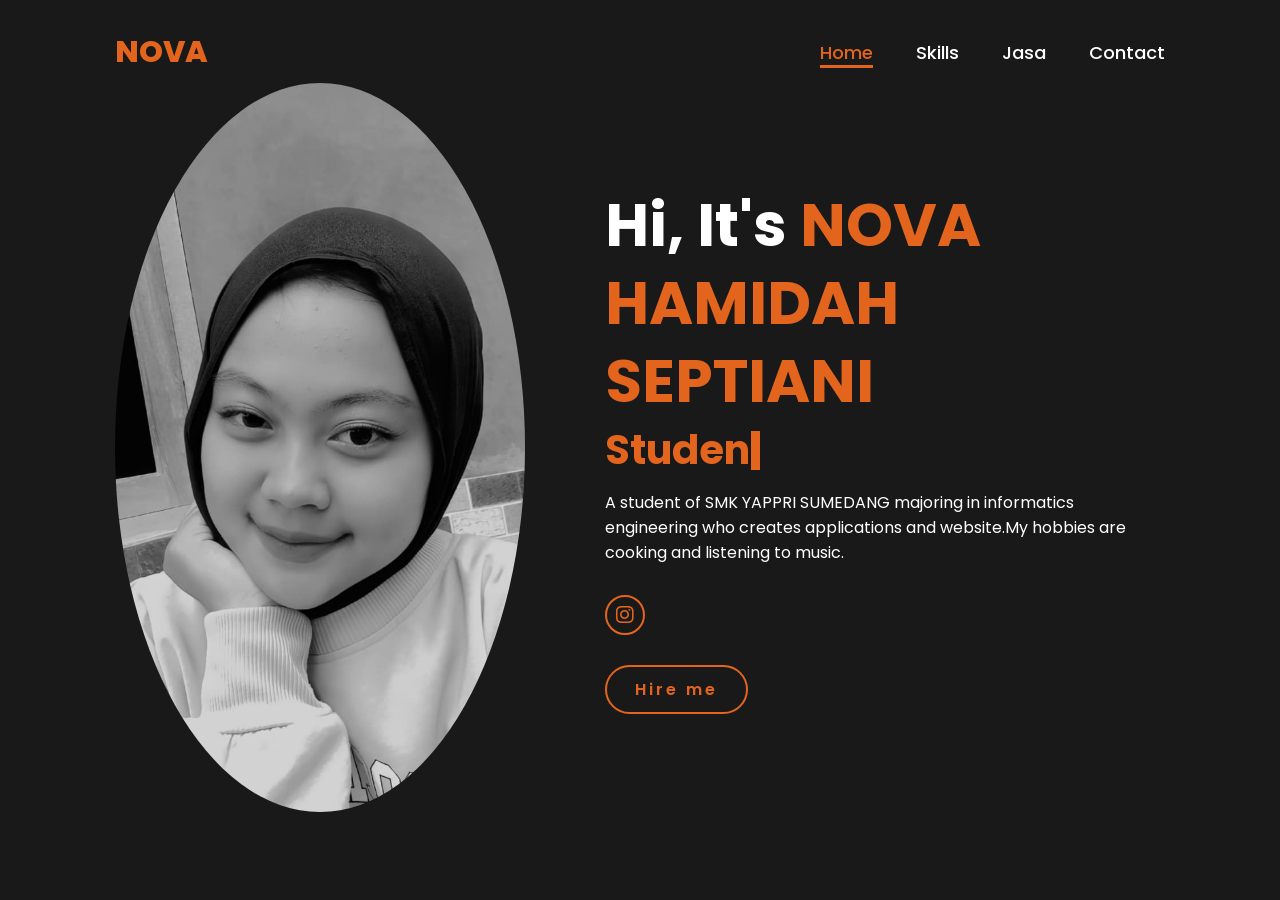
<file: index.html>
<!DOCTYPE html>
<html lang="en">
  <head>
    <meta charset="UTF-8" />
    <meta name="viewport" content="width=device-width, initial-scale=1.0" />
    <link
      rel="stylesheet"
      href="https://cdnjs.cloudflare.com/ajax/libs/font-awesome/6.5.2/css/all.min.css"
    />
    <link rel="stylesheet" href="css/style.css" />
    <title>Portfolio NOVA</title>
  </head>
  <body>
    <header>
      <a href="#" class="logo">NOVA</a>
      <nav>
        <a href="index.html" class="active">Home</a>
        <a href="skills.html">Skills</a>
        <a href="jasa.html">Jasa</a>
        <a href="contact.html">Contact</a>
      </nav>
    </header>
    <section class="home">
      <div class="home-img">
        <img
          src="nova.jpeg"
          alt="Profile Picture"
          />
        
      </div>
      <div class="home-content">
        <h1>Hi, It's <span>NOVA HAMIDAH SEPTIANI</span></h1>
        <h3 class="typing-text"><span></span><span class="cursor">|</span></h3>
        <p>
          A student of SMK YAPPRI SUMEDANG majoring in informatics engineering who creates applications and website.My hobbies are cooking and listening to music.
        </p>
        <div class="social-icons">
          <a href="https://www.instagram.com/@nova7_36"><i class="fa-brands fa-instagram"></i></a>
        </div>
        <a href="#" class="btn">Hire me</a>
      </div>
    </section>

    <script>
      // Typing effect for typing-text
      const typingText = document.querySelector(".typing-text span");
      const cursor = document.querySelector(".cursor");
      const words = ["Student"];
      let wordIndex = 0;
      let charIndex = 0;
      let isDeleting = false;

      function typeEffect() {
        const currentWord = words[wordIndex];
        const displayedText = isDeleting
          ? currentWord.substring(0, charIndex--)
          : currentWord.substring(0, charIndex++);

        typingText.textContent = displayedText;
        cursor.style.left = `${typingText.offsetWidth}px`; // Update cursor position

        if (!isDeleting && charIndex === currentWord.length) {
          isDeleting = true;
          setTimeout(typeEffect, 2000); // Pause before deleting
        } else if (isDeleting && charIndex === 0) {
          isDeleting = false;
          wordIndex = (wordIndex + 1) % words.length;
          setTimeout(typeEffect, 500); // Pause before typing next word
        } else {
          setTimeout(typeEffect, isDeleting ? 100 : 200);
        }
      }

      document.addEventListener("DOMContentLoaded", typeEffect);
    </script>
  </body>
</html>
</file>
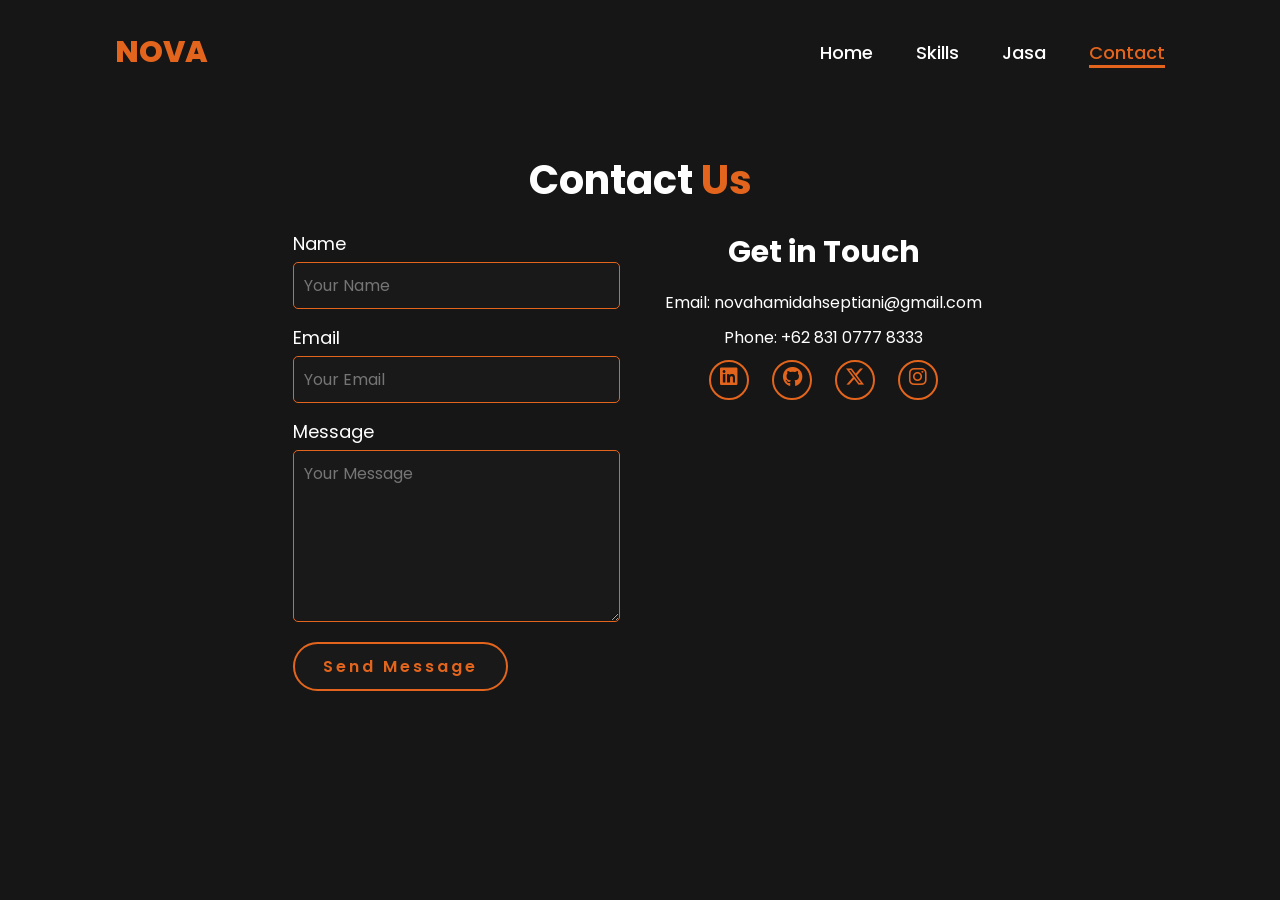
<file: contact.html>
<!DOCTYPE html>
<html lang="en">
  <head>
    <meta charset="UTF-8" />
    <meta name="viewport" content="width=device-width, initial-scale=1.0" />
    <link
      rel="stylesheet"
      href="https://cdnjs.cloudflare.com/ajax/libs/font-awesome/6.5.2/css/all.min.css"
    />
    <link rel="stylesheet" href="css/style.css" />
    <title>Contact</title>
  </head>
  <body>
    <header>
      <a href="#" class="logo">NOVA</a>
      <nav>
        <a href="index.html">Home</a>
         <a href="skills.html">Skills</a>
           <a href="jasa.html">Jasa</a>
        <a href="#contact" class="active">Contact</a>
      </nav>
    </header>

    <section id="contact" class="contact">
      <h2
        style="
          text-align: center;
          font-size: 4rem;
          margin-bottom: 2rem;
          margin-top: 10rem;
        "
      >
        Contact <span>Us</span>
      </h2>
      <div class="contact-container">
        <form action="#" class="contact-form">
          <div class="form-group">
            <label for="name">Name</label>
            <input
              type="text"
              id="name"
              name="name"
              placeholder="Your Name"
              required
            />
          </div>
          <div class="form-group">
            <label for="email">Email</label>
            <input
              type="email"
              id="email"
              name="email"
              placeholder="Your Email"
              required
            />
          </div>
          <div class="form-group">
            <label for="message">Message</label>
            <textarea
              id="message"
              name="message"
              rows="6"
              placeholder="Your Message"
              required
            ></textarea>
          </div>
          <button type="submit" class="btn">Send Message</button>
        </form>

        <div class="contact-info">
          <h3>Get in Touch</h3>
          <p>
            Email:
            <a href="mailto:example@example.com" class="highlight-email"
              >novahamidahseptiani@gmail.com</a
            >
          </p>
          <p>Phone: +62 831 0777 8333</p>
          <div class="social-icons">
            <a href="#"><i class="fa-brands fa-linkedin"></i></a>
            <a href="#"><i class="fa-brands fa-github"></i></a>
            <a href="#"><i class="fa-brands fa-x-twitter"></i></a>
            <a href="#"><i class="fa-brands fa-instagram"></i></a>
          </div>
        </div>
      </div>
    </section>

    <style>
      .contact {
        background-color: #161616;
        color: white;
        padding: 5rem 9%;
        display: flex;
        flex-direction: column;
        align-items: center;
      }

      .contact-container {
        display: flex;
        gap: 4rem;
        justify-content: center;
        flex-wrap: wrap;
        max-width: 1200px;
      }

      .contact-form {
        flex: 1;
        max-width: 500px;
      }

      .form-group {
        margin-bottom: 1.5rem;
      }

      .form-group label {
        display: block;
        font-size: 1.8rem;
        margin-bottom: 0.5rem;
      }

      .form-group input,
      .form-group textarea {
        width: 100%;
        padding: 1rem;
        font-size: 1.6rem;
        color: white;
        background-color: #191919;
        border: 1px solid #e3651d;
        border-radius: 0.5rem;
      }

      .form-group input:focus,
      .form-group textarea:focus {
        border-color: #e3651d;
        box-shadow: 0 0 10px #e3651d;
      }

      .contact-info {
        flex: 1;
        max-width: 400px;
        text-align: center;
      }

      .contact-info h3 {
        font-size: 3rem;
        margin-bottom: 1.5rem;
      }

      .contact-info p {
        font-size: 1.6rem;
        margin-bottom: 1rem;
      }

      .contact-info a.highlight-email {
        color: white;
        transition: color 0.3s ease;
      }

      .contact-info a.highlight-email:hover {
        color: #ff7700;
      }

      .social-icons a {
        display: inline-block;
        margin: 0 1rem;
      }

      header {
        margin-bottom: 5rem;
      }
    </style>
  </body>
</html>
</file>
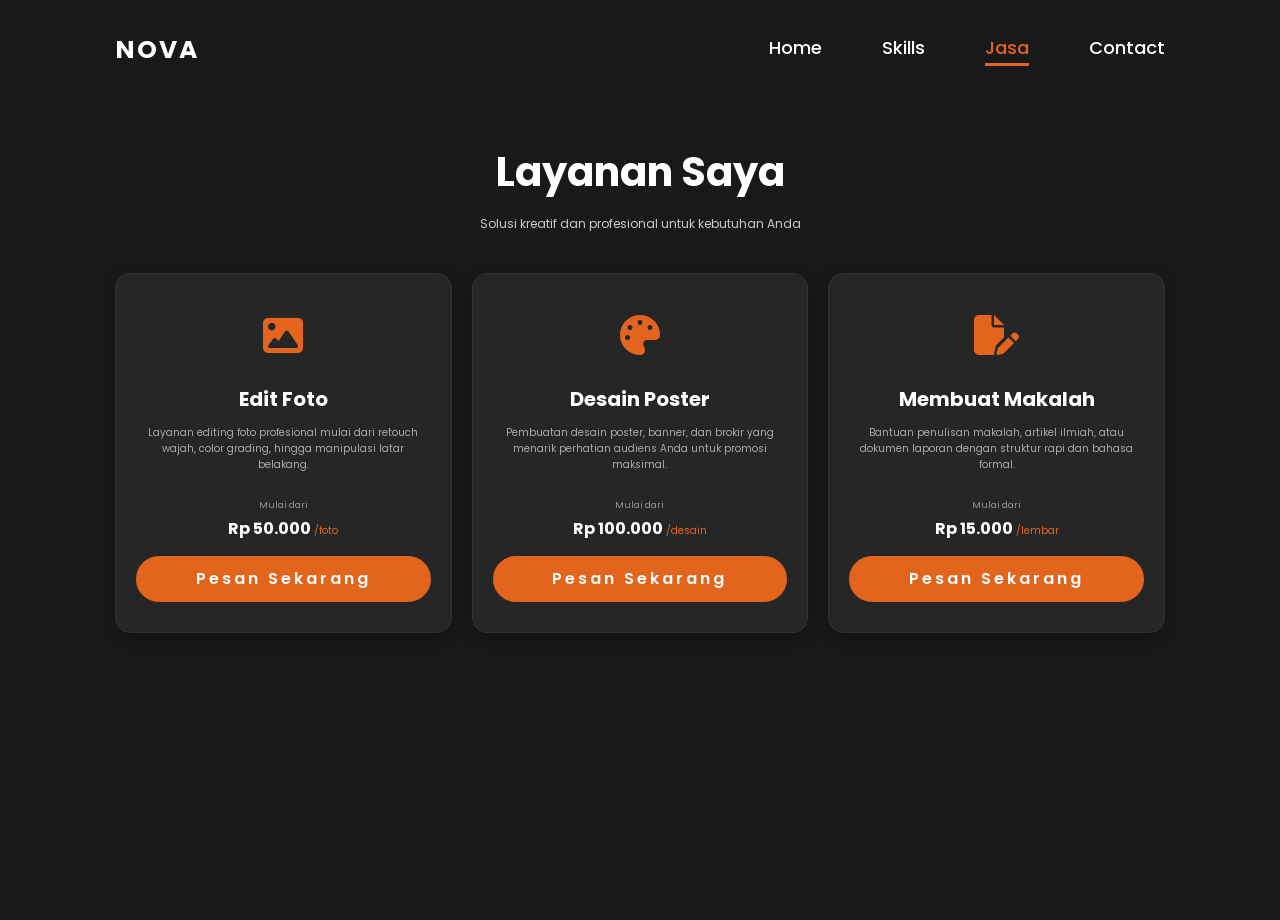
<file: jasa.html>
<!DOCTYPE html>
<html lang="en">
  <head>
    <meta charset="UTF-8" />
    <meta name="viewport" content="width=device-width, initial-scale=1.0" />
    <link
      rel="stylesheet"
      href="https://cdnjs.cloudflare.com/ajax/libs/font-awesome/6.5.2/css/all.min.css"
    />
    <link href="https://fonts.googleapis.com/css2?family=Poppins:wght@300;400;600;700&display=swap" rel="stylesheet">
    <link rel="stylesheet" href="css/style.css" />
    <title>Jasa - NOVA</title>
  </head>
  <body>
    <header>
      <a href="#" class="logo">NOVA</a>
      <div class="menu-toggle" id="mobile-menu">
        <i class="fa fa-bars"></i>
      </div>
      <nav>
        <a href="index.html">Home</a>
        <a href="skills.html">Skills</a>
        <!-- Active class pindah ke Jasa -->
        <a href="jasa.html" class="active">Jasa</a>
        <a href="contact.html">Contact</a>
      </nav>
    </header>

    <section class="services">
      <h1>Layanan Saya</h1>
      <p class="subtitle">Solusi kreatif dan profesional untuk kebutuhan Anda</p>
      
      <div class="services-container">
        <!-- Kartu Jasa 1 -->
        <div class="service-card">
          <div class="icon">
            <i class="fa-solid fa-image"></i>
          </div>
          <h2>Edit Foto</h2>
          <p>
            Layanan editing foto profesional mulai dari retouch wajah, color grading, hingga manipulasi latar belakang.
          </p>
          <!-- Harga -->
          <div class="price">
            <small>Mulai dari</small> Rp 50.000 <span>/foto</span>
          </div>
          <a href="https://wa.me/62083107778333" class="btn">Pesan Sekarang</a>
        </div>

        <!-- Kartu Jasa 2 -->
        <div class="service-card">
          <div class="icon">
            <i class="fa-solid fa-palette"></i>
          </div>
          <h2>Desain Poster</h2>
          <p>
            Pembuatan desain poster, banner, dan brokir yang menarik perhatian audiens Anda untuk promosi maksimal.
          </p>
          <!-- Harga -->
          <div class="price">
            <small>Mulai dari</small> Rp 100.000 <span>/desain</span>
          </div>
          <a href="https://wa.me/62083107778333" class="btn">Pesan Sekarang</a>
        </div>

        <!-- Kartu Jasa 3 -->
        <div class="service-card">
          <div class="icon">
            <i class="fa-solid fa-file-pen"></i>
          </div>
          <h2>Membuat Makalah</h2>
          <p>
            Bantuan penulisan makalah, artikel ilmiah, atau dokumen laporan dengan struktur rapi dan bahasa formal.
          </p>
          <!-- Harga -->
          <div class="price">
            <small>Mulai dari</small> Rp 15.000 <span>/lembar</span>
          </div>
          <a href="https://wa.me/62083107778333" class="btn">Pesan Sekarang</a>
        </div>
      </div>
    </section>

    <style>
      /* Reset & Base Styles */
      body {
        background-color: #191919;
        color: white;
        font-family: "Poppins", sans-serif;
        margin: 0;
        padding: 0;
        line-height: 1.6;
      }

      /* Header & Navigation */
      header {
        padding: 1rem 9%;
        display: flex;
        justify-content: space-between;
        align-items: center;
        position: relative;
        background-color: #191919;
        z-index: 1000;
      }

      .logo {
        font-size: 2.5rem;
        font-weight: 700;
        color: white;
        text-decoration: none;
        letter-spacing: 2px;
      }

      .menu-toggle {
        display: none;
        font-size: 2rem;
        color: white;
        cursor: pointer;
      }

      nav {
        display: flex;
        gap: 2rem;
      }

      nav a {
        color: white;
        margin-left: 4rem;
        font-size: 1.8rem;
        text-decoration: none;
        border-bottom: 3px solid transparent;
        transition: 0.3s ease;
      }

      nav a:hover {
        color: #e3651d;
      }

      nav a.active {
        color: #e3651d;
        border-bottom: 3px solid #e3651d;
      }

      /* Services Section */
      .services {
        padding: 6rem 9% 5rem;
        text-align: center;
        min-height: 80vh;
      }

      .services h1 {
        font-size: 4rem;
        margin-bottom: 1rem;
        color: white;
      }

      .subtitle {
        font-size: 1.2rem;
        color: #ccc;
        margin-bottom: 4rem;
      }

      /* Grid Layout */
      .services-container {
        display: grid;
        grid-template-columns: repeat(auto-fit, minmax(300px, 1fr));
        gap: 2rem;
        justify-items: center;
      }

      /* Service Card Styling */
      .service-card {
        background-color: #262626;
        padding: 3rem 2rem;
        border-radius: 15px;
        width: 100%;
        max-width: 350px;
        text-align: center;
        transition: 0.3s ease;
        border: 1px solid #333;
        box-shadow: 0 5px 15px rgba(0,0,0,0.3);
        display: flex;
        flex-direction: column;
        align-items: center;
      }

      .service-card:hover {
        transform: translateY(-10px);
        border-color: #e3651d;
        box-shadow: 0 10px 25px rgba(227, 101, 29, 0.2);
      }

      .service-card .icon {
        font-size: 4rem;
        color: #e3651d;
        margin-bottom: 1.5rem;
      }

      .service-card h2 {
        font-size: 2rem;
        margin-bottom: 1rem;
        color: white;
      }

      .service-card p {
        color: #aaa;
        font-size: 1rem;
        margin-bottom: 1rem;
        flex-grow: 1; /* Pushes price and button to the bottom */
      }

      /* --- STYLE BARU UNTUK HARGA --- */
      .price {
        margin: 1.5rem 0;
        font-size: 1.6rem;
        font-weight: 700;
        color: #fff;
      }

      .price small {
        display: block;
        font-size: 0.9rem;
        color: #999;
        font-weight: 400;
        margin-bottom: 0.3rem;
      }

      .price span {
        font-size: 1rem;
        color: #e3651d;
        font-weight: 400;
      }
      /* ------------------------------- */

      /* Button Styling */
      .btn {
        display: inline-block;
        padding: 0.8rem 2rem;
        background-color: #e3651d;
        color: white;
        text-decoration: none;
        border-radius: 50px;
        font-weight: 600;
        transition: 0.3s ease;
        width: 100%; /* Tombol full width di dalam kartu */
      }

      .btn:hover {
        background-color: #c25312;
        transform: scale(1.02);
      }

      /* Mobile Responsive */
      @media (max-width: 768px) {
        .menu-toggle {
          display: block;
        }

        nav {
          display: none;
          flex-direction: column;
          position: absolute;
          top: 100%;
          left: 0;
          width: 100%;
          background-color: #262626;
          padding: 1rem 0;
          z-index: 999;
          box-shadow: 0 5px 10px rgba(0,0,0,0.5);
        }

        nav.active {
          display: flex;
        }

        nav a {
          margin: 1rem 0;
          font-size: 1.6rem;
          text-align: center;
          margin-left: 0;
        }

        .services {
          padding: 5rem 5% 3rem;
        }

        .services h1 {
          font-size: 3rem;
        }
      }

      @media (max-width: 600px) {
        .logo {
          font-size: 2rem;
        }
        
        .services-container {
          grid-template-columns: 1fr;
        }
      }
    </style>

    <script>
      const mobileMenu = document.getElementById("mobile-menu");
      const nav = document.querySelector("nav");

      mobileMenu.addEventListener("click", () => {
        nav.classList.toggle("active");
      });
    </script>
  </body>
</html>
</file>
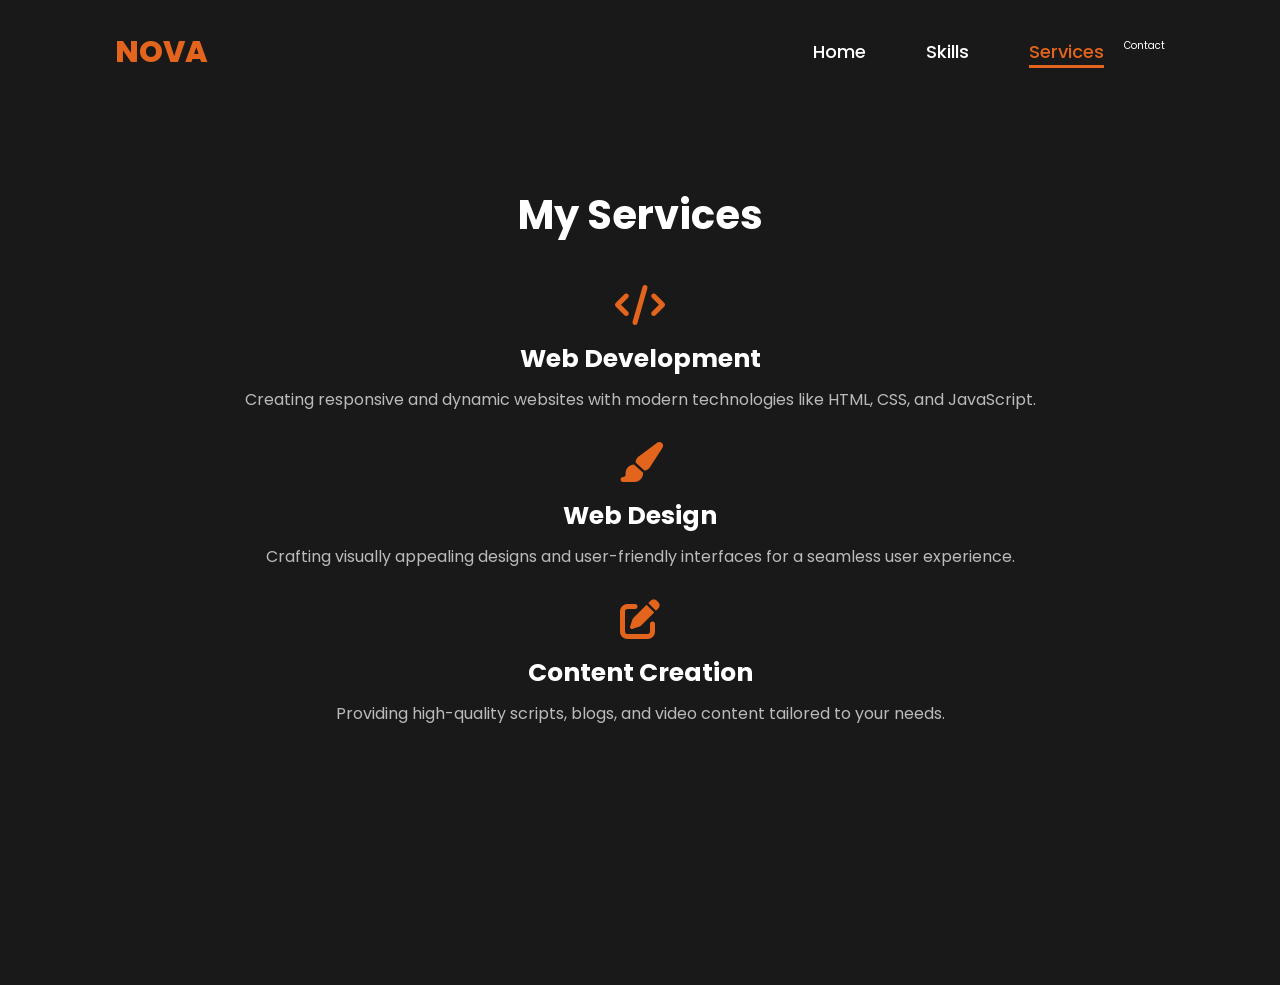
<file: services.html>
<!DOCTYPE html>
<html lang="en">
  <head>
    <meta charset="UTF-8" />
    <meta name="viewport" content="width=device-width, initial-scale=1.0" />
    <link
      rel="stylesheet"
      href="https://cdnjs.cloudflare.com/ajax/libs/font-awesome/6.5.2/css/all.min.css"
    />
    <link rel="stylesheet" href="css/style.css" />
    <title>Services - Tamzidan</title>
  </head>
  <body>
    <header>
      <a href="#" class="logo">NOVA</a>
      <div class="menu-toggle" id="mobile-menu">
        <i class="fa fa-bars"></i>
      </div>
      <nav>
        <a href="index.html">Home</a>
        <a href="skills.html">Skills</a>
        <a href="services.html" class="active">Services</a
        <a href="contact.html">Contact</a>
      </nav>
    </header>

    <section class="services">
      <h1>My Services</h1>
      <div class="service-item">
        <i class="fa-solid fa-code service-icon"></i>
        <h2>Web Development</h2>
        <p>
          Creating responsive and dynamic websites with modern technologies like
          HTML, CSS, and JavaScript.
        </p>
      </div>
      <div class="service-item">
        <i class="fa-solid fa-paint-brush service-icon"></i>
        <h2>Web Design</h2>
        <p>
          Crafting visually appealing designs and user-friendly interfaces for a
          seamless user experience.
        </p>
      </div>
      <div class="service-item">
        <i class="fa-solid fa-edit service-icon"></i>
        <h2>Content Creation</h2>
        <p>
          Providing high-quality scripts, blogs, and video content tailored to
          your needs.
        </p>
      </div>
    </section>

    <style>
      body {
        background-color: #191919;
        color: white;
        font-family: "Poppins", sans-serif;
        margin: 0;
        padding: 0;
      }

      header {
        padding: 1rem 9%;
        display: flex;
        justify-content: space-between;
        align-items: center;
        position: relative;
      }

      .menu-toggle {
        display: none;
        font-size: 2rem;
        color: white;
        cursor: pointer;
      }

      nav {
        display: flex;
        gap: 2rem;
      }

      nav a {
        color: white;
        margin-left: 4rem;
        font-size: 1.8rem;
        text-decoration: none;
        border-bottom: 3px solid transparent;
        transition: 0.3s ease;
      }

      nav a.active {
        color: #e3651d;
        border-bottom: 3px solid #e3651d;
      }

      @media (max-width: 768px) {
        .menu-toggle {
          display: block;
        }

        nav {
          display: none;
          flex-direction: column;
          position: absolute;
          top: 100%;
          left: 0;
          width: 100%;
          background-color: #333;
          padding: 1rem 0;
          z-index: 1000;
        }

        nav.active {
          display: flex;
        }

        nav a {
          margin: 1rem 0;
          font-size: 1.6rem;
          text-align: center;
        }
      }

      .services {
        padding: 10rem 9% 5rem;
        text-align: center;
      }

      .services h1 {
        font-size: 4rem;
        margin-bottom: 4rem;
      }

      .service-item {
        margin-bottom: 3rem;
      }

      .service-icon {
        font-size: 4rem;
        color: #e3651d;
        margin-bottom: 1.5rem;
      }

      .service-item h2 {
        font-size: 2.5rem;
        margin-bottom: 1rem;
      }

      .service-item p {
        font-size: 1.6rem;
        line-height: 1.5;
        color: #bbb;
      }

      @media (max-width: 600px) {
        nav a {
          margin-left: 2rem;
          font-size: 1.5rem;
        }

        .services h1 {
          font-size: 3rem;
        }

        .service-icon {
          font-size: 3rem;
        }

        .service-item h2 {
          font-size: 2rem;
        }

        .service-item p {
          font-size: 1.4rem;
        }
      }
    </style>

    <script>
      const mobileMenu = document.getElementById("mobile-menu");
      const nav = document.querySelector("nav");

      mobileMenu.addEventListener("click", () => {
        nav.classList.toggle("active");
      });
    </script>
  </body>
</html>
</file>
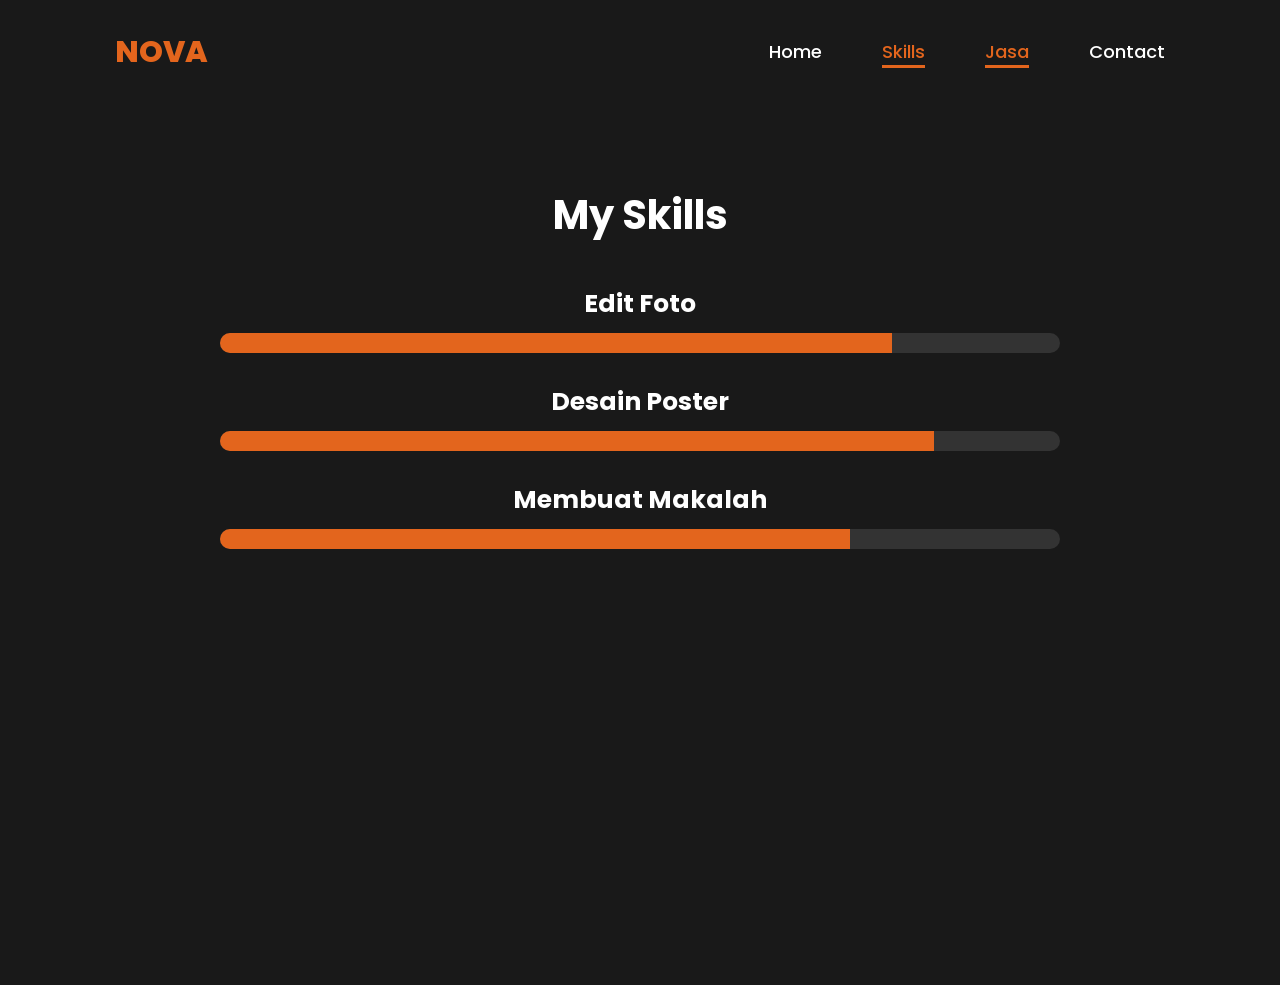
<file: skills.html>
<!DOCTYPE html>
<html lang="en">
  <head>
    <meta charset="UTF-8" />
    <meta name="viewport" content="width=device-width, initial-scale=1.0" />
    <link
      rel="stylesheet"
      href="https://cdnjs.cloudflare.com/ajax/libs/font-awesome/6.5.2/css/all.min.css"
    />
    <link rel="stylesheet" href="css/style.css" />
    <title>Skills - NOVA</title>
  </head>
  <body>
    <header>
      <a href="#" class="logo">NOVA</a>
      <div class="menu-toggle" id="mobile-menu">
        <i class="fa fa-bars"></i>
      </div>
      <nav>
        <a href="index.html">Home</a>
        <a href="skills.html" class="active">Skills</a>
           <a href="jasa.html" class="active">Jasa</a>
        <a href="contact.html">Contact</a>
      </nav>
    </header>

    <section class="skills">
      <h1>My Skills</h1>
      <div class="skill">
        <h2>Edit Foto</h2>
        <div class="skill-bar">
          <div class="skill-progress" style="width: 80%"></div>
        </div>
      </div>
      <div class="skill">
        <h2>Desain Poster</h2>
        <div class="skill-bar">
          <div class="skill-progress" style="width: 85%"></div>
        </div>
      </div>
      <div class="skill">
        <h2>Membuat Makalah</h2>
        <div class="skill-bar">
          <div class="skill-progress" style="width: 75%"></div>
        </div>
      </div>
    </section>

    <style>
      body {
        background-color: #191919;
        color: white;
        font-family: "Poppins", sans-serif;
        margin: 0;
        padding: 0;
      }

      header {
        padding: 1rem 9%;
        display: flex;
        justify-content: space-between;
        align-items: center;
        position: relative;
      }

      .menu-toggle {
        display: none;
        font-size: 2rem;
        color: white;
        cursor: pointer;
      }

      nav {
        display: flex;
        gap: 2rem;
      }

      nav a {
        color: white;
        margin-left: 4rem;
        font-size: 1.8rem;
        text-decoration: none;
        border-bottom: 3px solid transparent;
        transition: 0.3s ease;
      }

      nav a.active {
        color: #e3651d;
        border-bottom: 3px solid #e3651d;
      }

      @media (max-width: 768px) {
        .menu-toggle {
          display: block;
        }

        nav {
          display: none;
          flex-direction: column;
          position: absolute;
          top: 100%;
          left: 0;
          width: 100%;
          background-color: #333;
          padding: 1rem 0;
          z-index: 1000;
        }

        nav.active {
          display: flex;
        }

        nav a {
          margin: 1rem 0;
          font-size: 1.6rem;
          text-align: center;
        }
      }

      .skills {
        padding: 10rem 9% 5rem;
        text-align: center;
      }

      .skills h1 {
        font-size: 4rem;
        margin-bottom: 4rem;
      }

      .skill {
        margin-bottom: 3rem;
      }

      .skill h2 {
        font-size: 2.5rem;
        margin-bottom: 1rem;
      }

      .skill-bar {
        width: 80%;
        margin: 0 auto;
        height: 2rem;
        background-color: #333;
        border-radius: 10px;
        overflow: hidden;
      }

      .skill-progress {
        height: 100%;
        background-color: #e3651d;
      }

      @media (max-width: 600px) {
        nav a {
          margin-left: 2rem;
          font-size: 1.5rem;
        }

        .skills h1 {
          font-size: 3rem;
        }

        .skill h2 {
          font-size: 2rem;
        }
      }
    </style>

    <script>
      const mobileMenu = document.getElementById("mobile-menu");
      const nav = document.querySelector("nav");

      mobileMenu.addEventListener("click", () => {
        nav.classList.toggle("active");
      });
    </script>
  </body>
</html>
</file>
<file: css/style.css>
/* Subscribe Tamzidan Mahdiyin di youtube untuk mendapatkan banyak template keren lainny. */

@import url("https://fonts.googleapis.com/css2?family=Poppins:wght@100;200;300;400;500;600&display=swap");

* {
  margin: 0;
  padding: 0;
  box-sizing: border-box;
  text-decoration: none;
  border: none;
  outline: none;
  font-family: "Poppins", sans-serif;
}

html {
  font-size: 62.5%;
}

body {
  width: 100%;
  height: 100vh;
  overflow-x: hidden;
  background-color: #191919;
  color: white;
}

header {
  margin-top: 20px;
  position: fixed;
  top: 0;
  left: 0;
  width: 100%;
  padding: 1rem 9%;
  background-color: transparent;
  display: flex;
  justify-content: space-between;
  align-items: center;
  z-index: 100;
}

.logo {
  font-size: 3rem;
  color: #e3651d;
  font-weight: 800;
  cursor: pointer;
  transition: 0.5s ease;
}

.logo:hover {
  transform: scale(1.1);
}

nav a {
  font-size: 1.8rem;
  color: white;
  margin-left: 4rem;
  font-weight: 500;
  transition: 0.3s ease;
  border-bottom: 3px solid transparent;
}

nav a:hover,
nav a.active {
  color: #e3651d;
  border-bottom: 3px solid #e3651d;
}

@media (max-width: 995px) {
  nav {
    position: absolute;
    display: none;
    top: 0;
    right: 0;
    width: 40%;
    border-left: 3px solid #e3651d;
    border-bottom: 3px solid #e3651d;
    border-bottom-left-radius: 2rem;
    padding: 1rem;
    background-color: #161616;
  }

  nav.active {
    display: block;
  }

  nav a {
    display: block;
    font-size: 2rem;
    margin: 3rem 0;
  }

  nav a:hover,
  nav a.active {
    padding: 1rem;
    border-radius: 0.5rem;
    border-bottom: 0.5rem solid #e3651d;
  }
}

section {
  min-height: 100vh;
  padding: 5rem 9% 5rem;
}

.home {
  display: flex;
  justify-content: center;
  align-items: center;
  gap: 8rem;
  background-color: #191919;
}

.home .home-content h1 {
  font-size: 6rem;
  font-weight: 700;
  line-height: 1.3;
}

span {
  color: #e3651d;
}

.home-content h3 {
  font-size: 4rem;
  margin-bottom: 1rem;
  font-weight: 700;
}

.home-content p {
  font-size: 1.6rem;
}

.home-img {
  border-radius: 50%;
}

.home-img img {
  position: relative;
  width: 32vw;
  border-radius: 50%;
  box-shadow: 0 0 25px solid #e3651d;
  cursor: pointer;
  transition: 0.2s linear;
}

.home-img img:hover {
  transform: scale(1.05);
}

.social-icons a {
  display: inline-flex;
  justify-content: center;
  align-items: center;
  width: 4rem;
  height: 4rem;
  background-color: transparent;
  border: 0.2rem solid #e3651d;
  font-size: 2rem;
  border-radius: 50%;
  margin: 3rem 1.5rem 3rem 0;
  transition: 0.3s ease;
  color: #e3651d;
}

.social-icons a:hover {
  color: #191919;
  transform: scale(1.3) translateY(-5px);
  background-color: #e3651d;
  box-shadow: 0 0 25px #e3651d;
}

.btn {
  display: inline-block;
  padding: 1rem 2.8rem;
  background-color: #191919;
  border-radius: 4rem;
  font-size: 1.6rem;
  color: #e3651d;
  letter-spacing: 0.3rem;
  font-weight: 600;
  border: 2px solid #e3651d;
  transition: 0.3s ease;
  cursor: pointer;
}

.btn:hover {
  transform: scale(1.03);
  background-color: #e3651d;
  color: #191919;
  box-shadow: 0 0 25px #e3651d;
}

.typing-text {
  font-size: 3.4rem;
  font-weight: 600;
  position: relative;
}

.cursor {
  position: absolute;
  top: 0;
  font-weight: 1000;
  animation: blink 0.7s step-end infinite;
  left: 0; /* Start cursor inside the typing area */
}

@keyframes blink {
  50% {
    opacity: 0;
  }
}

@media (max-width: 1000px) {
  .home {
    gap: 4rem;
  }
}

@media (max-width: 995px) {
  .home {
    flex-direction: column;
    margin: 5rem 4rem;
  }

  .home .home-content h3 {
    font-size: 2.5rem;
  }

  .home-content h1 {
    font-size: 5rem;
  }

  .home-img img {
    width: 70vw;
    margin-top: 4rem;
  }
}

/* Subscribe Tamzidan Mahdiyin di youtube untuk mendapatkan banyak template keren lainny. */
</file>
